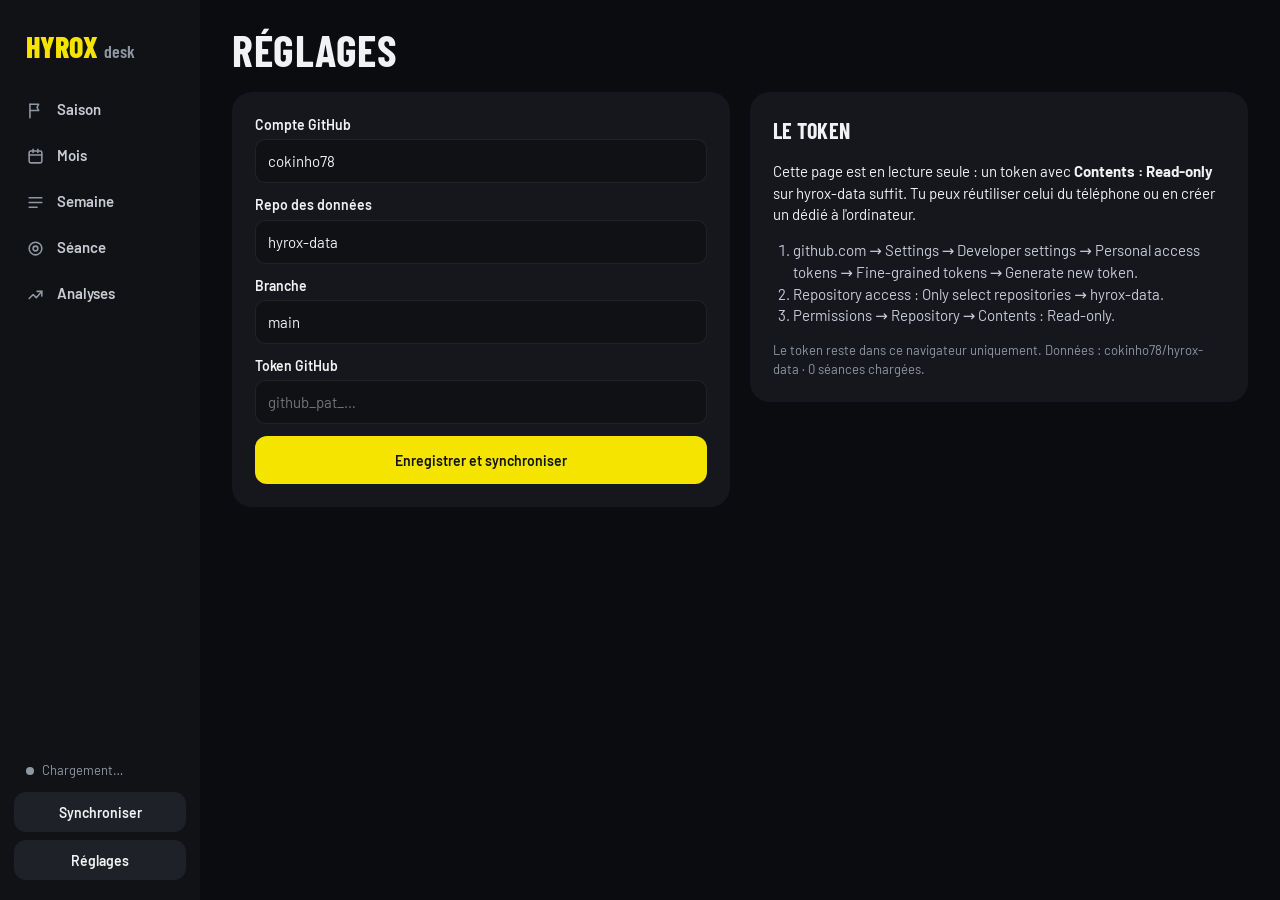
<file: desktop.html>
<!doctype html>
<html lang="fr">
<head>
  <meta charset="utf-8">
  <meta name="viewport" content="width=device-width, initial-scale=1">
  <title>Hyrox Desk</title>
  <meta name="description" content="Vue ordinateur : saison, mois, semaine, séance et analyses.">
  <meta name="theme-color" content="#0b0c0f">
  <link rel="icon" href="icons/icon-192.png">
  <link rel="preconnect" href="https://fonts.googleapis.com">
  <link rel="preconnect" href="https://fonts.gstatic.com" crossorigin>
  <link href="https://fonts.googleapis.com/css2?family=Barlow+Condensed:wght@500;600;700;800&family=Barlow:wght@400;500;600;700&display=swap" rel="stylesheet">
  <link rel="stylesheet" href="desktop.css">
  <script type="module" src="js/desktop.js"></script>
</head>
<body>
  <div class="dshell">
    <aside class="dside">
      <a href="#/saison" class="dlogo">HYROX<span>desk</span></a>
      <nav id="dnav" class="dnav" aria-label="Niveaux"></nav>
      <div class="dside-foot">
        <div class="dsync"><span id="dsync-dot" class="dot" aria-hidden="true"></span><span id="dsync-txt">Chargement…</span></div>
        <button id="drefresh" class="dbtn ghost" type="button">Synchroniser</button>
        <a href="#/reglages" class="dbtn ghost">Réglages</a>
      </div>
    </aside>
    <main id="dview" class="dmain"></main>
  </div>
</body>
</html>
</file>
<file: desktop.css>
/* Vue ordinateur (desktop.html). Mêmes couleurs et polices que l'app mobile. */
:root {
  --bg: #0b0c0f;
  --surface: #15171c;
  --surface2: #1e2127;
  --sunken: #101115;
  --side: #111216;
  --line: rgba(255, 255, 255, 0.07);
  --text: #f1f2f4;
  --soft: #c9ccd3;
  --muted: #9097a3;
  --accent: #f5e400;
  --accent2: #4fd1c5;
  --violet: #a78bfa;
  --orange: #ff9f5a;
  --grey: #7d8592;
  --warn: #ffb547;
  --danger: #ff6b6b;
  --ok: #57d68d;
  --radius: 20px;
  color-scheme: dark;
}

* { box-sizing: border-box; }
html, body { margin: 0; background: var(--bg); color: var(--text); }
body { font: 15px/1.45 "Barlow", system-ui, -apple-system, sans-serif; min-height: 100vh; }
a { color: inherit; text-decoration: none; }
a:hover { color: var(--accent); }
h1, h2, h3, .cond {
  font-family: "Barlow Condensed", "Barlow", sans-serif;
  text-transform: uppercase; letter-spacing: 0.01em; margin: 0;
}
h1 { font-size: 44px; line-height: 1; }
h2 { font-size: 22px; }
.lbl { font-size: 12px; text-transform: uppercase; letter-spacing: 0.08em; color: var(--muted); font-weight: 600; }
.muted { color: var(--muted); }
.small { font-size: 13px; }
.xs { font-size: 12px; }

/* ---- menu latéral */
.dshell { display: flex; flex-wrap: wrap; min-height: 100vh; }
.dside {
  flex: 1 1 200px; max-width: 232px; box-sizing: border-box;
  position: sticky; top: 0; height: 100vh; overflow-y: auto;
  display: flex; flex-direction: column; gap: 24px; padding: 28px 14px 20px; background: var(--side);
}
.dlogo { padding: 0 12px; font: 800 30px "Barlow Condensed", sans-serif; color: var(--accent); }
.dlogo span { color: var(--muted); font-size: 18px; font-weight: 600; margin-left: 6px; text-transform: lowercase; }
.dnav { position: relative; display: flex; flex-direction: column; gap: 2px; }
/* Surlignage jaune qui glisse d'un niveau à l'autre (position posée par desktop.js). */
.dind {
  position: absolute; left: 0; top: 0; width: 0; height: 0; border-radius: 12px;
  background: var(--accent); opacity: 0; pointer-events: none;
  transition: transform 0.4s cubic-bezier(0.3, 1.2, 0.5, 1), width 0.4s cubic-bezier(0.3, 1.2, 0.5, 1),
    height 0.4s cubic-bezier(0.3, 1.2, 0.5, 1), opacity 0.2s;
}
.dnav a {
  position: relative; z-index: 1;
  display: flex; align-items: center; gap: 12px; min-height: 44px; padding: 0 12px;
  border-radius: 12px; color: var(--soft); font-weight: 600;
  transition: background-color 0.2s, color 0.2s;
}
.dnav a .ic { color: var(--muted); transition: color 0.2s; }
.dnav a:hover { color: var(--text); background: var(--surface2); }
/* Le texte passe au noir quand le surlignage arrive, pas avant. */
.dnav a.on, .dnav a.on:hover { color: #111; background: transparent; transition: color 0.2s 0.12s, background-color 0.2s; }
.dnav a.on .ic { color: #111; transition: color 0.2s 0.12s; }
.dnav.snap, .dnav.snap * { transition: none !important; }
.dside-foot { margin-top: auto; display: flex; flex-direction: column; gap: 8px; }
.dside-foot .dbtn { justify-content: center; }
.dsync { display: flex; align-items: center; gap: 8px; padding: 0 12px 4px; color: var(--muted); font-size: 13px; }
.dot { width: 8px; height: 8px; border-radius: 50%; background: var(--muted); }
.dot.ok { background: var(--ok); }
.dot.err { background: var(--danger); }
.dbtn {
  min-height: 40px; padding: 0 14px; border-radius: 12px; border: 1px solid transparent;
  background: var(--accent); color: #111; font: 600 14px "Barlow", sans-serif; cursor: pointer;
  display: inline-flex; align-items: center;
}
.dbtn.ghost { background: var(--surface2); color: var(--text); }
.dbtn.ghost:hover { border-color: var(--accent); color: var(--text); }

/* ---- mise en page */
.dmain { flex: 999 1 640px; min-width: 0; box-sizing: border-box; padding: 28px 32px 64px; display: flex; flex-direction: column; gap: 20px; }
.crumb { font-size: 13px; color: var(--muted); }
.crumb a { color: var(--muted); text-decoration: underline; text-underline-offset: 3px; }
.titlebar { display: flex; flex-wrap: wrap; gap: 12px; align-items: center; }
.arrow {
  width: 44px; height: 44px; border-radius: 12px; background: var(--surface); border: 1px solid transparent;
  display: inline-flex; align-items: center; justify-content: center; font-size: 20px;
}
.arrow:hover { border-color: var(--accent); }
.sub { color: var(--muted); }
.row { display: flex; flex-wrap: wrap; gap: 20px; align-items: flex-start; }
.grow2 { flex: 2 1 560px; min-width: 0; }
.grow1 { flex: 1 1 320px; min-width: 0; }
.wide { flex: 999 1 760px; min-width: 0; }
.grid-auto { display: grid; grid-template-columns: repeat(auto-fit, minmax(var(--min, 280px), 1fr)); gap: 16px; }
.scroll-x { overflow-x: auto; }
.card { background: var(--surface); border: 1px solid transparent; border-radius: var(--radius); padding: 22px; display: flex; flex-direction: column; gap: 14px; min-width: 0; }
.card.tight { padding: 16px; gap: 6px; border-radius: 18px; }
.card.hl { background: rgba(245, 228, 0, 0.06); border-color: rgba(245, 228, 0, 0.35); }
.card-h { display: flex; justify-content: space-between; align-items: baseline; gap: 10px; flex-wrap: wrap; }
.kpi { font: 700 34px/1 "Barlow Condensed", sans-serif; }
.kpi.big { font-size: 120px; line-height: 0.85; color: var(--accent); }
.pill { padding: 5px 12px; border-radius: 999px; background: var(--surface2); font-weight: 600; font-size: 14px; }
.pill.acc { background: rgba(245, 228, 0, 0.14); color: var(--accent); }
.tag { font-size: 11px; font-weight: 700; text-transform: uppercase; letter-spacing: 0.06em; padding: 3px 8px; border-radius: 6px; }
.sw { display: inline-block; width: 10px; height: 10px; border-radius: 2px; flex: none; }
.legend { display: flex; flex-wrap: wrap; gap: 8px 14px; font-size: 13px; color: var(--muted); }
.legend span { display: inline-flex; align-items: center; gap: 6px; }
.line { display: flex; justify-content: space-between; gap: 12px; padding-top: 12px; border-top: 1px solid var(--line); }
.line > div { display: flex; flex-direction: column; min-width: 0; }
.line .r { align-items: flex-end; text-align: right; }
.list-item { display: flex; justify-content: space-between; gap: 12px; padding: 10px 12px; border-radius: 10px; background: var(--surface2); font-size: 14px; }
a.list-item:hover { color: var(--text); outline: 1px solid var(--accent); }
.empty { color: var(--muted); padding: 12px 0; }

/* ---- frise de saison */
.frise { position: relative; min-width: 980px; height: 160px; }
.frise .race { position: absolute; top: 0; transform: translateX(-50%); display: flex; flex-direction: column; align-items: center; gap: 2px; white-space: nowrap; }
.frise .race b { font: 700 15px "Barlow Condensed", sans-serif; text-transform: uppercase; }
.frise .race i { font-style: normal; font-size: 12px; color: var(--muted); }
.frise .race s { display: block; width: 2px; height: 12px; background: currentColor; }
.frise .bar { position: absolute; left: 0; right: 0; top: 58px; height: 40px; border-radius: 8px; background: var(--sunken); }
.frise .seg { position: absolute; top: 0; bottom: 0; border-radius: 6px; font-size: 12px; font-weight: 600; padding: 0 6px; display: flex; align-items: center; overflow: hidden; white-space: nowrap; }
.phlist { display: flex; flex-wrap: wrap; gap: 8px 18px; font-size: 13px; color: var(--muted); }
.ph { display: inline-flex; align-items: center; gap: 6px; }
.ph i { flex: none; width: 10px; height: 10px; border-radius: 3px; }
.ph b { color: var(--text); font-weight: 600; }
.ph.on b { color: var(--accent); }
.frise .weeks { position: absolute; left: 0; right: 0; top: 102px; height: 8px; }
.frise .wk { position: absolute; top: 0; height: 8px; border-radius: 3px; }
.frise .today { position: absolute; top: 50px; height: 64px; width: 2px; background: var(--text); }
.frise .today-l { position: absolute; top: 116px; transform: translateX(-50%); font-size: 12px; font-weight: 700; white-space: nowrap; }
.frise .month { position: absolute; top: 138px; font-size: 12px; color: var(--muted); border-left: 1px solid var(--line); padding-left: 6px; }

/* ---- barres */
.vbars { display: flex; gap: 8px; min-width: 760px; }
.vbars .axis { display: flex; flex-direction: column; justify-content: space-between; height: 200px; font-size: 11px; color: var(--muted); text-align: right; width: 28px; }
.vbars .plot { flex: 1; display: flex; flex-direction: column; gap: 6px; }
.vbars .cols { height: 200px; display: flex; align-items: flex-end; gap: 5px; border-bottom: 1px solid var(--line); }
.vbars .col { flex: 1; display: flex; flex-direction: column-reverse; gap: 1px; height: 200px; }
.vbars .col:hover { background: rgba(255, 255, 255, 0.03); }
.vbars .col div { border-radius: 2px; }
.vbars .labels { display: flex; gap: 5px; }
.vbars .labels span { flex: 1; text-align: center; font-size: 10px; color: var(--muted); }
.vbars .labels span.on { color: var(--text); font-weight: 700; }
.split { display: flex; height: 14px; border-radius: 7px; overflow: hidden; gap: 1px; background: var(--surface2); }
.meter { position: relative; height: 8px; border-radius: 4px; background: var(--surface2); }
.meter > div { height: 8px; border-radius: 4px; }
.meter > i { position: absolute; top: -4px; width: 2px; height: 16px; background: var(--text); }
.simple-bars { display: flex; align-items: flex-end; gap: 10px; height: 190px; border-bottom: 1px solid var(--line); }
.simple-bars > div { flex: 1; height: 100%; display: flex; flex-direction: column; align-items: center; justify-content: flex-end; gap: 4px; min-width: 0; }
.simple-bars b { font-size: 12px; }
.simple-bars i { width: 100%; max-width: 56px; border-radius: 4px 4px 0 0; display: block; }
.simple-labels { display: flex; gap: 10px; }
.simple-labels > span { flex: 1; text-align: center; font-size: 11px; color: var(--muted); min-width: 0; }
.simple-labels > span b { display: block; color: var(--text); font-weight: 600; }

/* ---- calendrier mensuel */
.toggles { display: flex; flex-wrap: wrap; gap: 8px; }
.toggle { min-height: 44px; padding: 0 16px; border-radius: 10px; border: 1px solid var(--line); background: var(--surface); color: var(--muted); font: 600 14px "Barlow", sans-serif; cursor: pointer; }
.toggle[aria-pressed="true"] { border-color: var(--accent); background: rgba(245, 228, 0, 0.12); color: var(--accent); }
.cal { min-width: 940px; display: grid; grid-template-columns: 124px repeat(7, minmax(0, 1fr)); gap: 6px;
  /* 1re ligne : noms des jours ; puis toutes les semaines à la même hauteur (celle de la plus remplie). */
  grid-template-rows: auto; grid-auto-rows: 1fr; }
/* Le calendrier ne rétrécit pas sous sa largeur utile : le résumé du mois passe dessous s'il manque de place. */
.wide.cal-wrap { flex-basis: 940px; }
/* À côté du calendrier : cartes empilées ; dessous : les deux cartes côte à côte, légende en dessous. */
.month-side { flex-basis: 300px; display: flex; flex-wrap: wrap; gap: 16px; align-content: flex-start; }
.month-side > .card { flex: 1 1 300px; }
.month-side > .legend { flex: 1 1 100%; }
.cal .head { padding: 0 8px 4px; }
.cal .wk { background: var(--surface); border: 1px solid var(--line); border-radius: 10px; padding: 12px; display: flex; flex-direction: column; gap: 4px; min-height: 150px; }
.cal .wk:hover { border-color: var(--accent); color: var(--text); }
.cal .wk .code { font: 700 20px/1.05 "Barlow Condensed", sans-serif; text-transform: uppercase; }
.cal .wk .go { margin-top: auto; font-size: 12px; color: var(--accent); }
.day { background: var(--surface); border: 1px solid var(--line); border-radius: 10px; padding: 8px; display: flex; flex-direction: column; gap: 5px; min-height: 150px; min-width: 0; }
.day.out { opacity: 0.5; }
.day.today { border-color: var(--accent); background: rgba(245, 228, 0, 0.06); }
.day .num { display: flex; justify-content: space-between; align-items: center; font-size: 13px; font-weight: 700; }
.day.today .num > span:first-child { color: var(--accent); }
.flag { font-size: 11px; font-weight: 700; color: #111; background: var(--warn); border-radius: 4px; padding: 0 5px; }
.chip { display: flex; flex-direction: column; gap: 1px; padding: 5px 7px; border-radius: 7px; background: var(--surface2); border: 1px solid var(--surface2); min-width: 0; }
.chip:hover { border-color: var(--accent); color: var(--text); }
.chip.plan { background: transparent; border: 1px dashed #4a505c; }
.chip.race { background: rgba(245, 228, 0, 0.16); border-color: var(--accent); }
.chip .t { display: flex; align-items: center; gap: 6px; font-size: 12px; font-weight: 600; line-height: 1.2; }
.chip .t span:last-child { overflow: hidden; text-overflow: ellipsis; white-space: nowrap; }
.chip.proj { background: transparent; border: 1px dotted #5b6170; opacity: 0.75; cursor: help; }
.chip.proj:hover { border-color: #5b6170; color: inherit; }
.chip.saute .t { text-decoration: line-through; color: var(--muted); }
.chip .m { font-size: 11px; color: var(--muted); padding-left: 14px; }
.day .foot { margin-top: auto; display: flex; flex-direction: column; gap: 3px; font-size: 11px; }
.day .foot > div { display: flex; justify-content: space-between; gap: 6px; }

/* ---- matrice semaine */
.wgrid { min-width: 1080px; display: grid; grid-template-columns: 116px repeat(7, minmax(0, 1fr)); gap: 6px; }
.wgrid > .lbl { padding-top: 10px; }
.cell { background: var(--surface); border-radius: 10px; padding: 10px; font-size: 14px; display: flex; flex-direction: column; gap: 6px; min-width: 0; }
.cell.note { font-size: 13px; color: var(--soft); }
.cell.note p { margin: 0; display: -webkit-box; -webkit-line-clamp: 6; -webkit-box-orient: vertical; overflow: hidden; }
.cell.pain-bad { background: rgba(255, 181, 71, 0.14); color: var(--warn); font-size: 13px; }
.cell.pain-ok { background: rgba(87, 214, 141, 0.10); color: var(--ok); font-size: 13px; }
.scard { background: var(--surface); border: 1px solid var(--line); border-radius: 10px; padding: 10px; display: flex; flex-direction: column; gap: 6px; min-height: 100px; }
.scard:hover { border-color: var(--accent); color: var(--text); }
.scard.plan { border-style: dashed; }
.scard.proj { background: transparent; border-style: dotted; border-color: #5b6170; opacity: 0.8; }
.scard.proj:hover { border-color: #5b6170; color: inherit; }
.proj-banner { margin-top: 6px; padding: 10px 14px; border-radius: 10px; border: 1px dotted #5b6170; color: var(--soft); font-size: 14px; }
.vbars .col.fut { opacity: 0.8; }
.vbars .labels span.fut { color: #6b7280; }
.scard .ty { display: flex; align-items: center; gap: 6px; font-size: 11px; font-weight: 700; text-transform: uppercase; letter-spacing: 0.06em; }
.scard .ti { font-weight: 700; line-height: 1.2; }
.scard .ft { margin-top: auto; display: flex; justify-content: space-between; font-size: 12px; gap: 6px; }
.bullets { display: flex; flex-direction: column; gap: 10px; }
.bullets > div { display: flex; gap: 12px; align-items: flex-start; }
.bullets > div > i { flex: none; margin-top: 7px; width: 8px; height: 8px; border-radius: 50%; }

/* ---- tableaux */
table { border-collapse: collapse; width: 100%; }
th { font-size: 12px; text-transform: uppercase; letter-spacing: 0.06em; color: var(--muted); font-weight: 600; text-align: left; padding: 8px 10px; border-bottom: 1px solid var(--line); white-space: nowrap; }
td { padding: 8px 10px; border-bottom: 1px solid var(--surface2); font-size: 14px; vertical-align: middle; }
.exo { background: var(--sunken); border: 1px solid var(--surface2); border-radius: 10px; padding: 14px; display: flex; flex-direction: column; gap: 8px; min-width: 0; }
.chart svg { display: block; width: 100%; height: 130px; }
select.dsel { min-height: 40px; border-radius: 10px; border: 1px solid var(--line); background: var(--surface); color: var(--text); font: 500 14px "Barlow", sans-serif; padding: 0 10px; }

/* ---- réglages */
.form { display: flex; flex-direction: column; gap: 12px; max-width: 520px; }
.form label { display: flex; flex-direction: column; gap: 4px; font-weight: 600; font-size: 14px; }
.form input { min-height: 44px; border-radius: 10px; border: 1px solid var(--line); background: var(--sunken); color: var(--text); font: 15px "Barlow", sans-serif; padding: 0 12px; }
.alert { padding: 12px 16px; border-radius: 10px; background: #3a1d1d; color: var(--danger); }

@media (max-width: 900px) {
  .dside {
    position: static; height: auto; max-width: none; flex: 1 1 100%;
    flex-direction: row; flex-wrap: wrap; align-items: center; gap: 10px 16px; padding: 12px 16px;
  }
  .dnav { flex-direction: row; flex-wrap: wrap; }
  .dside-foot { margin: 0 0 0 auto; flex-direction: row; align-items: center; flex-wrap: wrap; }
  .dsync { padding: 0; }
}
@media (max-width: 720px) {
  .dmain { padding-left: 16px; padding-right: 16px; }
  h1 { font-size: 32px; }
  .kpi.big { font-size: 72px; }
}

/* Survol : les cartes cliquables se soulèvent légèrement. */
.scard, .cal .wk, a.list-item, a.card, .chip, .arrow, .dbtn, .toggle, .vbars .col {
  transition: transform 0.18s ease, border-color 0.18s ease, box-shadow 0.18s ease, background-color 0.18s ease, color 0.18s ease;
}
.scard:hover, .cal .wk:hover, a.card:hover { transform: translateY(-2px); box-shadow: 0 10px 24px rgba(0, 0, 0, 0.35); }
a.list-item:hover, .chip:hover { transform: translateY(-1px); }
.scard.proj:hover { transform: none; box-shadow: none; }
.arrow:active, .dbtn:active, .toggle:active { transform: scale(0.96); }

/* Arrivée sur une page : barres, jauges et courbes se dessinent (classe .enter posée ~1 s par desktop.js). */
.dmain.enter .vbars .col { animation: d-rise 0.7s cubic-bezier(0.2, 0.8, 0.2, 1) both; }
.dmain.enter .simple-bars i { transform-origin: bottom; animation: d-grow-y 0.7s cubic-bezier(0.2, 0.8, 0.2, 1) both; }
.dmain.enter .meter > div { transform-origin: left; animation: d-grow-x 0.8s 0.1s cubic-bezier(0.2, 0.8, 0.2, 1) both; }
.dmain.enter .split, .dmain.enter .chart svg { animation: d-reveal 0.9s 0.1s cubic-bezier(0.2, 0.8, 0.2, 1) both; }
@keyframes d-rise { from { clip-path: inset(100% 0 0 0); } to { clip-path: inset(0 0 0 0); } }
@keyframes d-reveal { from { clip-path: inset(0 100% 0 0); } to { clip-path: inset(0 0 0 0); } }
@keyframes d-grow-y { from { transform: scaleY(0); } }
@keyframes d-grow-x { from { transform: scaleX(0); } }

/* Réglage système « réduire les animations » : rien ne bouge. */
@media (prefers-reduced-motion: reduce) {
  *, *::before, *::after { animation: none !important; transition: none !important; }
}
</file>
